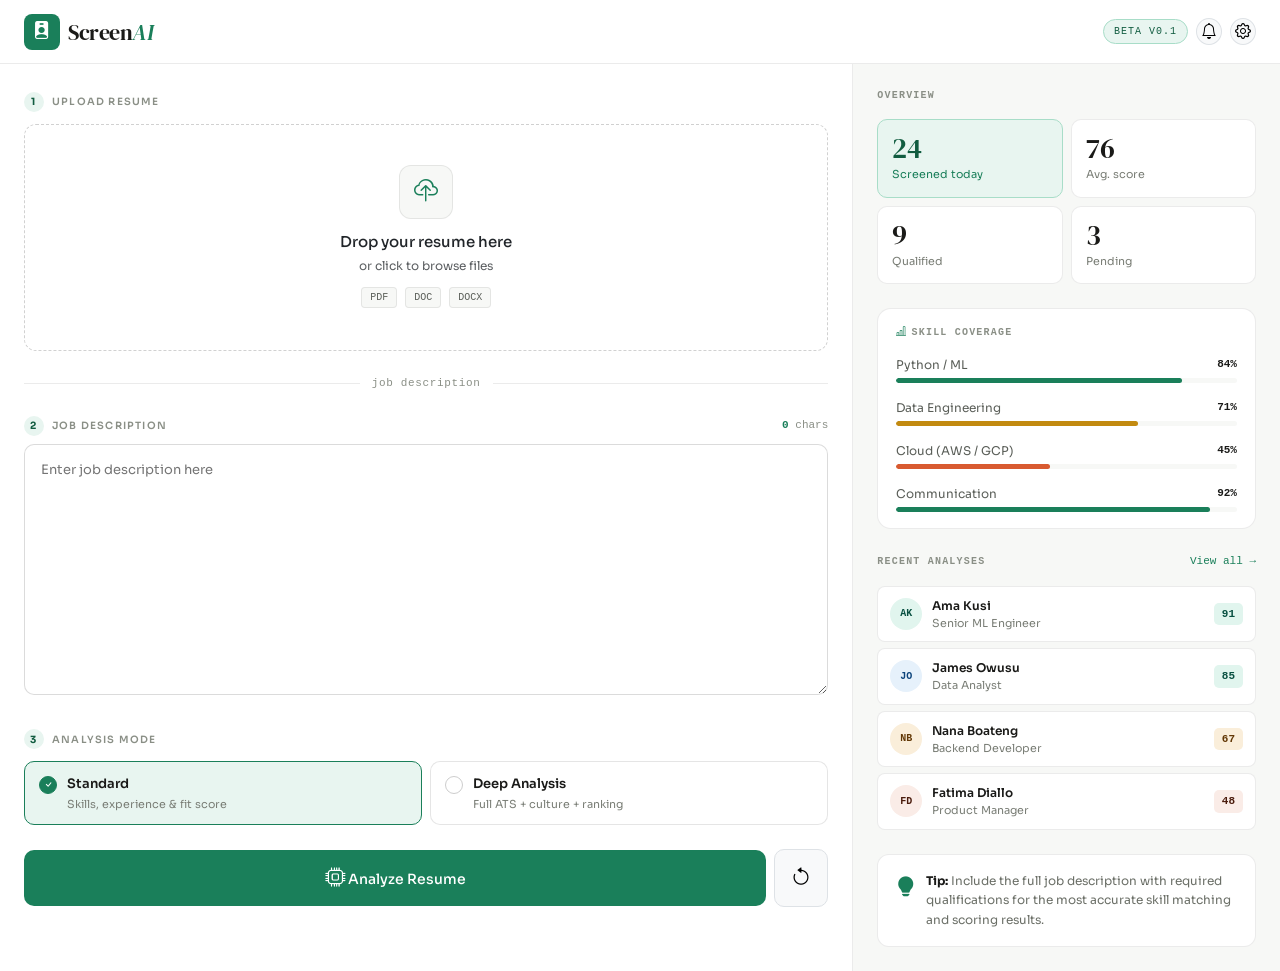
<file: templates/index.html>
<!DOCTYPE html>
<html lang="en">
<head>
  <meta charset="UTF-8">
  <meta name="viewport" content="width=device-width, initial-scale=1.0">
  <title>AI Resume Screening</title>

  <!-- Bootstrap 5 CSS -->
  <link href="https://cdn.jsdelivr.net/npm/bootstrap@5.3.3/dist/css/bootstrap.min.css" rel="stylesheet">
  <!-- Bootstrap Icons -->
  <link href="https://cdn.jsdelivr.net/npm/bootstrap-icons@1.11.3/font/bootstrap-icons.min.css" rel="stylesheet">
  <!-- Google Fonts -->
  <link href="https://fonts.googleapis.com/css2?family=DM+Serif+Display:ital@0;1&family=Sora:wght@300;400;500;600&display=swap" rel="stylesheet">

  <!-- styles (static folder) -->
  <link rel="stylesheet" href="/static/style.css">
  <script src="/static/script.js"></script>
  
</head>
<body>

  <!--    Navbar    -->
  <nav class="rs-navbar d-flex align-items-center justify-content-between">
    <div class="d-flex align-items-center gap-2">
      <div class="rs-brand-icon">
        <i class="bi bi-person-badge-fill"></i>
      </div>
      <span class="rs-brand-name">Screen<span>AI</span></span>
    </div>
    <div class="d-flex align-items-center gap-2">
      <span class="rs-nav-badge">Beta v0.1</span>
      <button class="btn btn-sm btn-light border rounded-circle p-1 lh-1" title="Notifications">
        <i class="bi bi-bell fs-6"></i>
      </button>
      <button class="btn btn-sm btn-light border rounded-circle p-1 lh-1" title="Settings">
        <i class="bi bi-gear fs-6"></i>
      </button>
    </div>
  </nav>

  <!--    Page body    -->
  <div class="container-fluid px-0">
    <div class="row g-0" style="min-height: calc(100vh - 63px);">

      <!-- LEFT — Main form panel -->
      <div class="col-12 col-lg-8 p-3 p-md-4 rs-main-panel">

        <h1 class="visually-hidden">AI Resume Screening System</h1>

        <form action="/uploads" method="POST" enctype="multipart/form-data">

          <!--    Step 1: Upload resume    -->
          <div class="mb-4">
            <div class="rs-step">
              <span class="rs-step-num">1</span>
              Upload Resume
            </div>

            <div class="rs-upload-zone" id="dropzone"
                 ondragover="handleDrag(event)"
                 ondragleave="handleDragLeave()"
                 ondrop="handleDrop(event)">

              
              <input type="file"
                     name="resume"
                     required
                     accept=".pdf,.doc,.docx"
                     onchange="handleFile(this)">

              <div class="rs-upload-icon-wrap">
                <i class="bi bi-cloud-upload"></i>
              </div>
              <p class="mb-1 fw-500" style="font-size:15px; font-weight:500;">
                Drop your resume here
              </p>
              <p class="text-muted mb-2" style="font-size:12px;">
                or click to browse files
              </p>
              <div>
                <span class="rs-file-type-badge">PDF</span>
                <span class="rs-file-type-badge">DOC</span>
                <span class="rs-file-type-badge">DOCX</span>
              </div>
            </div>

            <!-- File selected confirmation row -->
            <div class="rs-file-selected" id="file-selected">
              <i class="bi bi-file-earmark-text fs-4" style="color:var(--brand);"></i>
              <div class="rs-file-info">
                <p class="rs-file-name" id="file-name">resume.pdf</p>
                <p class="rs-file-size" id="file-size">0 KB</p>
              </div>
              <button type="button" class="rs-file-remove"
                      onclick="removeFile()" aria-label="Remove file">
                <i class="bi bi-x-lg"></i>
              </button>
            </div>
          </div>

          <!--    Divider    -->
          <div class="rs-divider mb-4">job description</div>

          <!--    Step 2: Job description    -->
          <div class="mb-4">
            <div class="d-flex align-items-center justify-content-between mb-2">
              <div class="rs-step mb-0">
                <span class="rs-step-num">2</span>
                Job Description
              </div>
              <span class="rs-char-count">
                <span id="char-count">0</span> chars
              </span>
            </div>

            
            <textarea name="job_description"
                      rows="10"
                      cols="60"
                      placeholder="Enter job description here"
                      required
                      class="rs-textarea"
                      oninput="updateCharCount()"></textarea>
          </div>

          <!--  Step 3: Analysis mode (UI only)  -->
          <div class="mb-4">
            <div class="rs-step">
              <span class="rs-step-num">3</span>
              Analysis Mode
            </div>
            <div class="row g-2">
              <div class="col-12 col-sm-6">
                <div class="rs-mode-card active" onclick="selectMode(this)">
                  <div class="rs-mode-radio">
                    <i class="bi bi-check" style="font-size:11px;"></i>
                  </div>
                  <div>
                    <p class="rs-mode-label">Standard</p>
                    <p class="rs-mode-desc">Skills, experience &amp; fit score</p>
                  </div>
                </div>
              </div>
              <div class="col-12 col-sm-6">
                <div class="rs-mode-card" onclick="selectMode(this)">
                  <div class="rs-mode-radio"></div>
                  <div>
                    <p class="rs-mode-label">Deep Analysis</p>
                    <p class="rs-mode-desc">Full ATS + culture + ranking</p>
                  </div>
                </div>
              </div>
            </div>
          </div>

          <!--  Submit row  -->
          <div class="d-flex align-items-center gap-2">
            
            
            <button type="submit"
                    class="rs-submit-btn"
                    id="analyze-btn"
                    onclick="handleSubmitClick()">
              <span class="btn-text">
                <i class="bi bi-cpu fs-5"></i>
                Analyze Resume
              </span>
              <span class="btn-loader">
                <span class="dot"></span>
                <span class="dot"></span>
                <span class="dot"></span>
              </span>
            </button>

            <button type="button"
                    class="btn btn-light border rs-clear-btn"
                    onclick="clearForm()"
                    title="Clear form">
              <i class="bi bi-arrow-counterclockwise fs-5"></i>
            </button>
          </div>

        </form>
      </div>
      <!-- /LEFT -->


      <!-- RIGHT Sidebar -->
      <div class="col-12 col-lg-4 p-3 p-md-4 rs-sidebar-panel">

        <!-- Stats overview -->
        <div class="mb-4">
          <p class="rs-section-title mb-3">Overview</p>
          <div class="row g-2">
            <div class="col-6">
              <div class="rs-stat-card accent">
                <div class="rs-stat-val">24</div>
                <div class="rs-stat-label">Screened today</div>
              </div>
            </div>
            <div class="col-6">
              <div class="rs-stat-card">
                <div class="rs-stat-val">76</div>
                <div class="rs-stat-label">Avg. score</div>
              </div>
            </div>
            <div class="col-6">
              <div class="rs-stat-card">
                <div class="rs-stat-val">9</div>
                <div class="rs-stat-label">Qualified</div>
              </div>
            </div>
            <div class="col-6">
              <div class="rs-stat-card">
                <div class="rs-stat-val">3</div>
                <div class="rs-stat-label">Pending</div>
              </div>
            </div>
          </div>
        </div>

        <!-- Skill coverage meters -->
        <div class="rs-meter-card mb-4">
          <p class="rs-section-title mb-3 d-flex align-items-center gap-1">
            <i class="bi bi-bar-chart-line" style="color:var(--brand);"></i>
            Skill Coverage
          </p>
          <div class="d-flex flex-column gap-3">

            <div>
              <div class="d-flex justify-content-between mb-1">
                <span class="rs-meter-label">Python / ML</span>
                <span class="rs-meter-pct">84%</span>
              </div>
              <div class="rs-bar">
                <div class="rs-bar-fill" data-target="84"></div>
              </div>
            </div>

            <div>
              <div class="d-flex justify-content-between mb-1">
                <span class="rs-meter-label">Data Engineering</span>
                <span class="rs-meter-pct">71%</span>
              </div>
              <div class="rs-bar">
                <div class="rs-bar-fill amber" data-target="71"></div>
              </div>
            </div>

            <div>
              <div class="d-flex justify-content-between mb-1">
                <span class="rs-meter-label">Cloud (AWS / GCP)</span>
                <span class="rs-meter-pct">45%</span>
              </div>
              <div class="rs-bar">
                <div class="rs-bar-fill coral" data-target="45"></div>
              </div>
            </div>

            <div>
              <div class="d-flex justify-content-between mb-1">
                <span class="rs-meter-label">Communication</span>
                <span class="rs-meter-pct">92%</span>
              </div>
              <div class="rs-bar">
                <div class="rs-bar-fill" data-target="92"></div>
              </div>
            </div>

          </div>
        </div>

        <!-- Recent analyses -->
        <div class="mb-4">
          <div class="d-flex justify-content-between align-items-center mb-3">
            <p class="rs-section-title mb-0">Recent Analyses</p>
            <a href="#" class="rs-view-all">View all →</a>
          </div>

          <a href="#" class="rs-history-item">
            <div class="rs-avatar" style="background:#e1f5ee; color:#085041;">AK</div>
            <div class="flex-grow-1 overflow-hidden">
              <p class="rs-history-name">Ama Kusi</p>
              <p class="rs-history-role">Senior ML Engineer</p>
            </div>
            <span class="rs-score-badge score-high">91</span>
          </a>

          <a href="#" class="rs-history-item">
            <div class="rs-avatar" style="background:#e6f1fb; color:#0c447c;">JO</div>
            <div class="flex-grow-1 overflow-hidden">
              <p class="rs-history-name">James Owusu</p>
              <p class="rs-history-role">Data Analyst</p>
            </div>
            <span class="rs-score-badge score-high">85</span>
          </a>

          <a href="#" class="rs-history-item">
            <div class="rs-avatar" style="background:#faeeda; color:#633806;">NB</div>
            <div class="flex-grow-1 overflow-hidden">
              <p class="rs-history-name">Nana Boateng</p>
              <p class="rs-history-role">Backend Developer</p>
            </div>
            <span class="rs-score-badge score-mid">67</span>
          </a>

          <a href="#" class="rs-history-item">
            <div class="rs-avatar" style="background:#faece7; color:#4a1b0c;">FD</div>
            <div class="flex-grow-1 overflow-hidden">
              <p class="rs-history-name">Fatima Diallo</p>
              <p class="rs-history-role">Product Manager</p>
            </div>
            <span class="rs-score-badge score-low">48</span>
          </a>
        </div>

        <!-- Tip card -->
        <div class="rs-tip">
          <i class="bi bi-lightbulb-fill fs-5" style="color:var(--brand); flex-shrink:0; margin-top:2px;"></i>
          <p>
            <strong>Tip:</strong> Include the full job description with required
            qualifications for the most accurate skill matching and scoring results.
          </p>
        </div>

      </div>
      <!-- /RIGHT -->

    </div>
  </div>

  <!-- Bootstrap JS -->
  <script src="https://cdn.jsdelivr.net/npm/bootstrap@5.3.3/dist/js/bootstrap.bundle.min.js"></script>

</body>
</html>
</file>
<file: static/style.css>
/* =============================================================
   ScreenAI — AI Resume Screener
   Place this file in:  static/style.css
   Link in template:    <link rel="stylesheet" href="/static/style.css">
   ============================================================= */

/* ── Google Fonts are loaded in the HTML <head> ── */

:root {
  --brand:        #1a7f5a;
  --brand-dark:   #115c40;
  --brand-light:  #e8f5f0;
  --brand-mid:    #a8ddc8;
  --surface:      #ffffff;
  --surface-2:    #f7f8f6;
  --text-muted-c: #8a8f86;
}

/* ── Base ── */
* {
  box-sizing: border-box;
}

body {
  font-family: 'Sora', sans-serif;
  background: var(--surface-2);
  min-height: 100vh;
}

/* ─────────────────────────────────────────
   NAVBAR
───────────────────────────────────────── */
.rs-navbar {
  background: var(--surface);
  border-bottom: 1px solid rgba(0, 0, 0, 0.08);
  padding: 0.85rem 1.5rem;
}

.rs-brand-icon {
  width: 36px;
  height: 36px;
  background: var(--brand);
  border-radius: 8px;
  display: flex;
  align-items: center;
  justify-content: center;
  color: #fff;
  font-size: 18px;
  flex-shrink: 0;
}

.rs-brand-name {
  font-family: 'DM Serif Display', serif;
  font-size: 22px;
  color: #1a1a18;
  letter-spacing: -0.02em;
  line-height: 1;
}

.rs-brand-name span {
  color: var(--brand);
  font-style: italic;
}

.rs-nav-badge {
  font-size: 10px;
  letter-spacing: 0.1em;
  text-transform: uppercase;
  background: var(--brand-light);
  color: var(--brand-dark);
  padding: 4px 10px;
  border-radius: 100px;
  border: 1px solid var(--brand-mid);
  font-family: monospace;
}

/* ─────────────────────────────────────────
   LAYOUT
───────────────────────────────────────── */
.rs-main-panel {
  background: var(--surface);
  border-right: 1px solid rgba(0, 0, 0, 0.08);
}

.rs-sidebar-panel {
  background: var(--surface-2);
}

/* ─────────────────────────────────────────
   STEP LABEL
───────────────────────────────────────── */
.rs-step {
  display: inline-flex;
  align-items: center;
  gap: 8px;
  font-size: 10px;
  font-weight: 600;
  letter-spacing: 0.12em;
  text-transform: uppercase;
  color: var(--text-muted-c);
  margin-bottom: 0.75rem;
}

.rs-step-num {
  width: 20px;
  height: 20px;
  border-radius: 50%;
  background: var(--brand-light);
  color: var(--brand-dark);
  font-size: 10px;
  font-weight: 700;
  display: flex;
  align-items: center;
  justify-content: center;
}

/* ─────────────────────────────────────────
   UPLOAD ZONE
───────────────────────────────────────── */
.rs-upload-zone {
  border: 1.5px dashed rgba(0, 0, 0, 0.18);
  border-radius: 12px;
  padding: 2.5rem 1.5rem;
  text-align: center;
  cursor: pointer;
  transition: border-color 0.2s, background 0.2s;
  background: var(--surface);
  position: relative;
}

.rs-upload-zone:hover,
.rs-upload-zone.drag {
  border-color: var(--brand);
  background: var(--brand-light);
}

/* invisible file input sits over the whole zone */
.rs-upload-zone input[type="file"] {
  position: absolute;
  inset: 0;
  opacity: 0;
  width: 100%;
  height: 100%;
  cursor: pointer;
}

.rs-upload-icon-wrap {
  width: 54px;
  height: 54px;
  border-radius: 12px;
  background: var(--surface-2);
  border: 1px solid rgba(0, 0, 0, 0.08);
  display: flex;
  align-items: center;
  justify-content: center;
  font-size: 24px;
  color: var(--brand);
  margin: 0 auto 0.75rem;
  transition: transform 0.2s;
}

.rs-upload-zone:hover .rs-upload-icon-wrap {
  transform: translateY(-3px);
}

.rs-file-type-badge {
  display: inline-block;
  font-size: 10px;
  padding: 2px 8px;
  border-radius: 4px;
  background: var(--surface-2);
  border: 1px solid rgba(0, 0, 0, 0.08);
  color: #5a5e58;
  font-family: monospace;
  margin: 2px;
}

/* ─────────────────────────────────────────
   FILE SELECTED ROW
───────────────────────────────────────── */
.rs-file-selected {
  display: none;
  align-items: center;
  gap: 12px;
  padding: 10px 14px;
  background: var(--brand-light);
  border-radius: 8px;
  border: 1px solid var(--brand-mid);
  margin-top: 0.75rem;
}

.rs-file-selected.show {
  display: flex;
}

.rs-file-info {
  flex: 1;
}

.rs-file-name {
  font-size: 13px;
  font-weight: 500;
  color: var(--brand-dark);
  margin: 0;
}

.rs-file-size {
  font-size: 11px;
  color: var(--brand);
  margin: 0;
}

.rs-file-remove {
  background: none;
  border: none;
  padding: 0;
  color: var(--brand);
  font-size: 18px;
  cursor: pointer;
  display: flex;
  align-items: center;
}

/* ─────────────────────────────────────────
   DIVIDER
───────────────────────────────────────── */
.rs-divider {
  display: flex;
  align-items: center;
  gap: 12px;
  color: var(--text-muted-c);
  font-size: 11px;
  font-family: monospace;
  letter-spacing: 0.06em;
  margin: 0.25rem 0;
}

.rs-divider::before,
.rs-divider::after {
  content: '';
  flex: 1;
  height: 1px;
  background: rgba(0, 0, 0, 0.08);
}

/* ─────────────────────────────────────────
   CHAR COUNTER
───────────────────────────────────────── */
.rs-char-count {
  font-family: monospace;
  font-size: 11px;
  color: var(--text-muted-c);
}

.rs-char-count span {
  color: var(--brand);
  font-weight: 600;
}

/* ─────────────────────────────────────────
   TEXTAREA  (overrides Bootstrap .form-control)
───────────────────────────────────────── */
.rs-textarea {
  font-family: 'Sora', sans-serif;
  font-size: 13px;
  line-height: 1.7;
  border: 1px solid rgba(0, 0, 0, 0.14);
  border-radius: 10px;
  padding: 0.875rem 1rem;
  resize: vertical;
  transition: border-color 0.2s, box-shadow 0.2s;
  width: 100%;
}

.rs-textarea:focus {
  outline: none;
  border-color: var(--brand);
  box-shadow: 0 0 0 3px rgba(26, 127, 90, 0.1);
}

/* ─────────────────────────────────────────
   ANALYSIS MODE CARDS
───────────────────────────────────────── */
.rs-mode-card {
  border: 1px solid rgba(0, 0, 0, 0.10);
  border-radius: 10px;
  padding: 12px 14px;
  cursor: pointer;
  transition: border-color 0.2s, background 0.2s;
  background: var(--surface);
  display: flex;
  align-items: flex-start;
  gap: 10px;
  height: 100%;
}

.rs-mode-card:hover,
.rs-mode-card.active {
  border-color: var(--brand);
  background: var(--brand-light);
}

.rs-mode-radio {
  width: 18px;
  height: 18px;
  border-radius: 50%;
  border: 1.5px solid rgba(0, 0, 0, 0.2);
  display: flex;
  align-items: center;
  justify-content: center;
  flex-shrink: 0;
  margin-top: 2px;
  transition: all 0.2s;
}

.rs-mode-card.active .rs-mode-radio {
  background: var(--brand);
  border-color: var(--brand);
  color: white;
}

.rs-mode-label {
  font-size: 13px;
  font-weight: 600;
  color: #1a1a18;
  margin: 0;
}

.rs-mode-desc {
  font-size: 11px;
  color: #7a7e76;
  margin: 2px 0 0;
}

/* ────────────────────────────────────────
   SUBMIT BUTTON
──────────────────────────────────────── */
.rs-submit-btn {
  background: var(--brand);
  color: white;
  border: none;
  border-radius: 10px;
  padding: 13px 28px;
  font-family: 'Sora', sans-serif;
  font-size: 14px;
  font-weight: 500;
  display: flex;
  align-items: center;
  justify-content: center;
  gap: 8px;
  transition: background 0.2s, transform 0.15s;
  cursor: pointer;
  flex: 1;
}

.rs-submit-btn:hover {
  background: var(--brand-dark);
  color: white;
}

.rs-submit-btn:active {
  transform: scale(0.99);
}

/* Loading state */
.rs-submit-btn.loading {
  background: var(--brand-mid);
  pointer-events: none;
}

.rs-submit-btn.loading .btn-text {
  display: none;
}

.rs-submit-btn .btn-loader {
  display: none;
}

.rs-submit-btn.loading .btn-loader {
  display: flex;
  align-items: center;
  gap: 5px;
}

.dot {
  width: 6px;
  height: 6px;
  border-radius: 50%;
  background: white;
  animation: bdot 1s infinite;
}

.dot:nth-child(2) { animation-delay: 0.15s; }
.dot:nth-child(3) { animation-delay: 0.30s; }

@keyframes bdot {
  0%, 60%, 100% { transform: translateY(0); }
  30%            { transform: translateY(-6px); }
}

.rs-clear-btn {
  border-radius: 10px;
  padding: 13px 16px;
}

/* ─────────────────────────────────────────
   SIDEBAR — STAT CARDS
───────────────────────────────────────── */
.rs-stat-card {
  background: var(--surface);
  border: 1px solid rgba(0, 0, 0, 0.08);
  border-radius: 10px;
  padding: 14px;
}

.rs-stat-card.accent {
  background: var(--brand-light);
  border-color: var(--brand-mid);
}

.rs-stat-val {
  font-family: 'DM Serif Display', serif;
  font-size: 28px;
  line-height: 1;
  color: #1a1a18;
}

.rs-stat-card.accent .rs-stat-val {
  color: var(--brand-dark);
}

.rs-stat-label {
  font-size: 11px;
  color: #7a7e76;
  margin-top: 4px;
}

.rs-stat-card.accent .rs-stat-label {
  color: var(--brand);
}

/* ─────────────────────────────────────────
   SIDEBAR — SKILL METER BARS
───────────────────────────────────────── */
.rs-meter-card {
  background: var(--surface);
  border: 1px solid rgba(0, 0, 0, 0.08);
  border-radius: 14px;
  padding: 1rem 1.125rem;
}

.rs-section-title {
  font-size: 10px;
  font-weight: 600;
  letter-spacing: 0.12em;
  text-transform: uppercase;
  color: var(--text-muted-c);
  font-family: monospace;
}

.rs-meter-label {
  font-size: 12px;
  color: #5a5e58;
}

.rs-meter-pct {
  font-family: monospace;
  font-size: 11px;
  font-weight: 600;
  color: #1a1a18;
}

.rs-bar {
  height: 5px;
  background: var(--surface-2);
  border-radius: 100px;
  overflow: hidden;
}

.rs-bar-fill {
  height: 100%;
  border-radius: 100px;
  background: var(--brand);
  width: 0%;
  transition: width 1.2s cubic-bezier(0.25, 0.46, 0.45, 0.94);
}

.rs-bar-fill.amber { background: #c28a10; }
.rs-bar-fill.coral { background: #d85a30; }

/* ─────────────────────────────────────────
   SIDEBAR — RECENT ANALYSES
───────────────────────────────────────── */
.rs-history-item {
  display: flex;
  align-items: center;
  gap: 10px;
  padding: 10px 12px;
  border-radius: 8px;
  border: 1px solid rgba(0, 0, 0, 0.08);
  background: var(--surface);
  cursor: pointer;
  transition: background 0.15s;
  margin-bottom: 6px;
  text-decoration: none;
}

.rs-history-item:hover {
  background: var(--surface-2);
}

.rs-avatar {
  width: 32px;
  height: 32px;
  border-radius: 50%;
  display: flex;
  align-items: center;
  justify-content: center;
  font-size: 10px;
  font-weight: 700;
  font-family: monospace;
  flex-shrink: 0;
}

.rs-history-name {
  font-size: 12px;
  font-weight: 600;
  color: #1a1a18;
  margin: 0;
  white-space: nowrap;
  overflow: hidden;
  text-overflow: ellipsis;
}

.rs-history-role {
  font-size: 11px;
  color: #7a7e76;
  margin: 0;
  white-space: nowrap;
  overflow: hidden;
  text-overflow: ellipsis;
}

.rs-score-badge {
  font-family: monospace;
  font-size: 11px;
  font-weight: 700;
  padding: 3px 8px;
  border-radius: 5px;
  flex-shrink: 0;
}

.score-high { background: #e1f5ee; color: #085041; }
.score-mid  { background: #faeeda; color: #633806; }
.score-low  { background: #faece7; color: #4a1b0c; }

/* ─────────────────────────────────────────
   SIDEBAR — TIP CARD
───────────────────────────────────────── */
.rs-tip {
  border: 1px solid rgba(0, 0, 0, 0.08);
  border-radius: 12px;
  padding: 1rem 1.125rem;
  background: var(--surface);
  display: flex;
  gap: 10px;
  align-items: flex-start;
}

.rs-tip p {
  font-size: 12px;
  line-height: 1.65;
  color: #6a6e66;
  margin: 0;
}

.rs-tip p strong {
  color: #1a1a18;
}

/* ─────────────────────────────────────────
   VIEW ALL LINK
───────────────────────────────────────── */
.rs-view-all {
  font-family: monospace;
  font-size: 11px;
  color: var(--brand);
  text-decoration: none;
}

.rs-view-all:hover {
  text-decoration: underline;
  color: var(--brand-dark);
}
</file>
